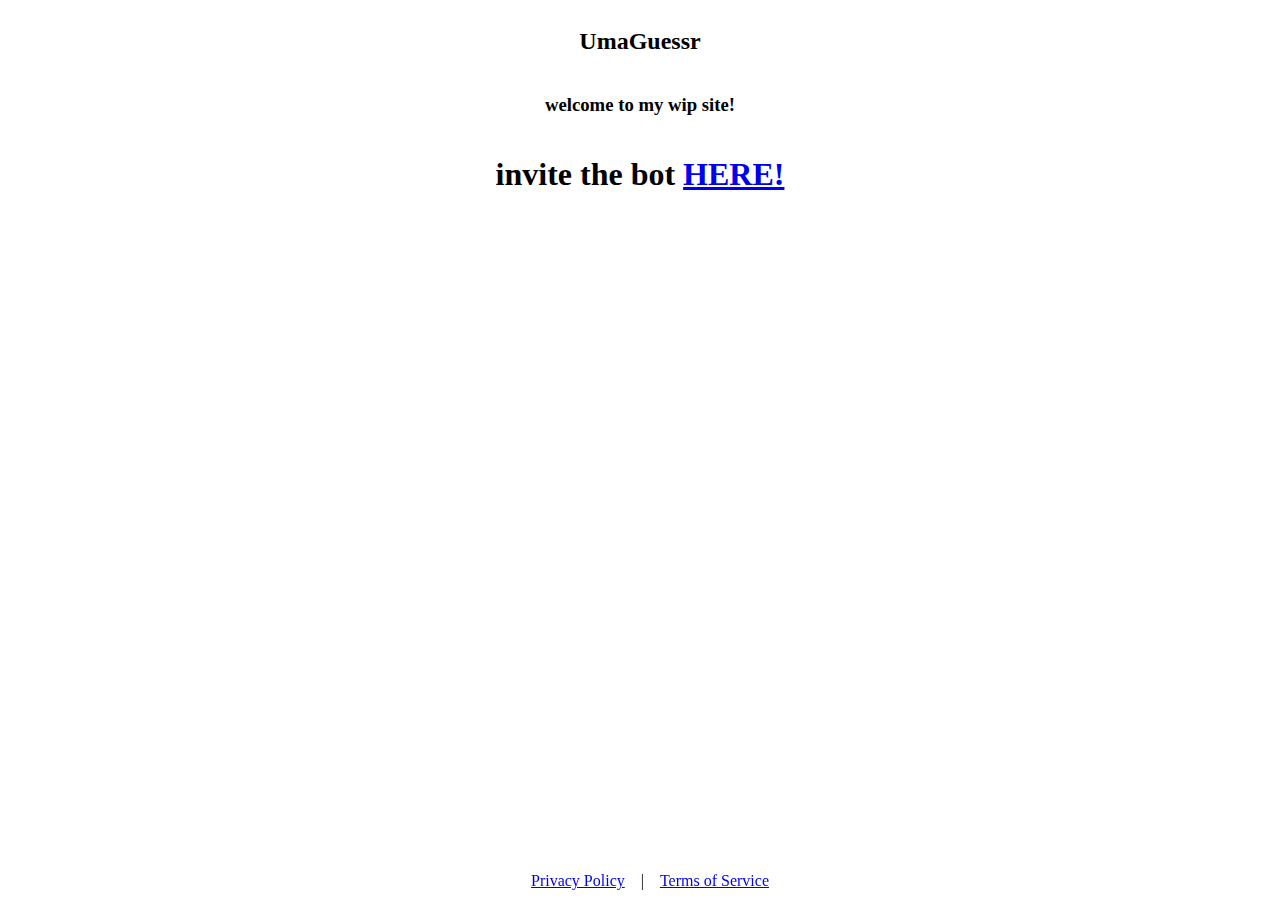
<file: index.html>
<!DOCTYPE html>
<html lang="en">
<head>
    <meta charset="UTF-8">
    <meta name="viewport" content="width=device-width, initial-scale=1.0">
    <title>UmaGuessr</title>
    <link rel="stylesheet" href="style.css">
</head>
<body>
    <div class="flex-container">
        <div>
            <h2>UmaGuessr</h2>
        </div>

        <div>
            <h3>welcome to my wip site!</h3>

        </div>
        <h1>invite the bot <a href="https://discord.com/oauth2/authorize?client_id=1400050839544008804&permissions=414464724032&integration_type=0&scope=bot" target="_blank">HERE!</a></h1>
    </div>

    <div class="footer">
        <div>
            <span><a href="./privacy_policy">Privacy Policy</a>&emsp;|&emsp;<a href="./terms_of_service">Terms of Service</a></span>
        </div>
    </div>
</body>
</html>
</file>
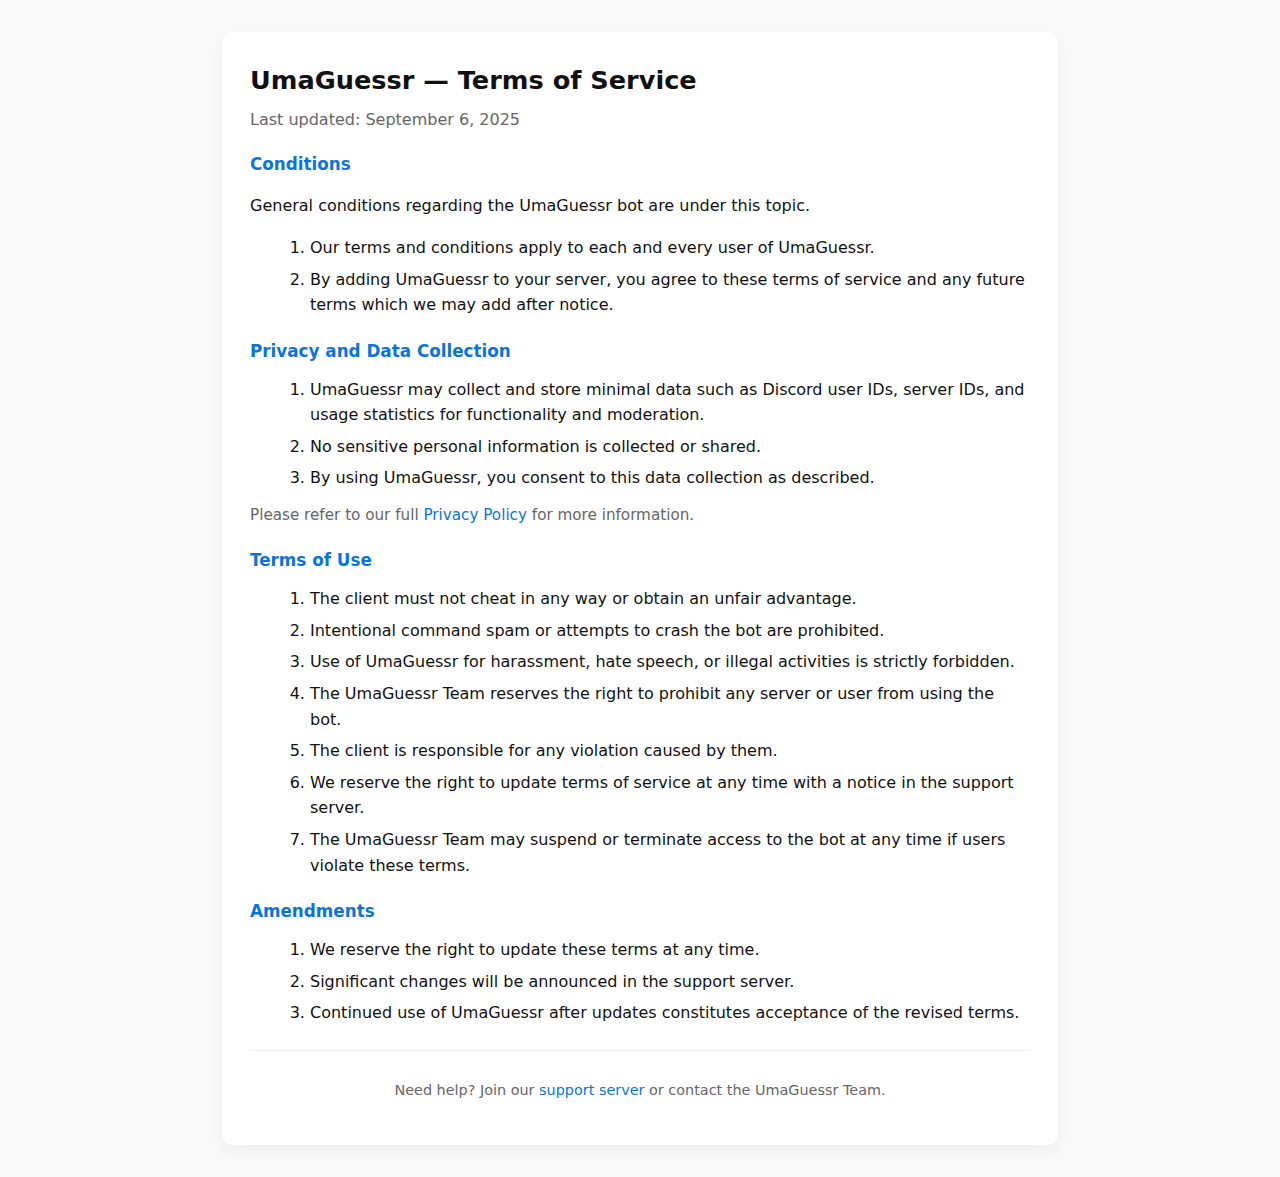
<file: terms_of_service/index.html>
<!doctype html>
<html lang="en">
<head>
  <meta charset="utf-8" />
  <meta name="viewport" content="width=device-width,initial-scale=1" />
  <title>UmaGuessr — Terms of Service</title>
  <style>
    /* Minimal, easy-to-customize styling */
    :root {
      --max-width: 780px;
      --accent: #0b74da;
      --muted: #666;
    }

    body {
      font-family: system-ui, -apple-system, "Segoe UI", Roboto, "Helvetica Neue", Arial;
      line-height: 1.6;
      margin: 0;
      padding: 32px;
      display: flex;
      justify-content: center;
      background: #fafafa;
      color: #111;
    }

    .container {
      width: 100%;
      max-width: var(--max-width);
      background: #fff;
      border-radius: 10px;
      box-shadow: 0 6px 20px rgba(0,0,0,0.06);
      padding: 28px;
    }

    header h1 {
      margin: 0 0 6px;
      font-size: 1.6rem;
    }

    header p {
      margin: 0 0 18px;
      color: var(--muted);
    }

    section + section {
      margin-top: 20px;
    }

    h2 {
      font-size: 1.05rem;
      margin: 12px 0;
      color: var(--accent);
    }

    ol {
      margin: 8px 0 0 1.25rem;
    }

    li {
      margin: 6px 0;
    }

    .note {
      margin-top: 12px;
      color: var(--muted);
      font-size: 0.95rem;
    }

    footer {
      margin-top: 24px;
      border-top: 1px solid #eee;
      padding-top: 14px;
      text-align: center;
      color: var(--muted);
      font-size: 0.9rem;
    }

    a {
      color: var(--accent);
      text-decoration: none;
    }

    a:hover { text-decoration: underline; }
  </style>
</head>
<body>
  <div class="container" role="main">
    <header>
      <h1>UmaGuessr — Terms of Service</h1>
      <p>Last updated: <time datetime="2025-09-06">September 6, 2025</time></p>
    </header>

    <section id="conditions">
      <h2>Conditions</h2>
      <p>General conditions regarding the UmaGuessr bot are under this topic.</p>
      <ol>
        <li>Our terms and conditions apply to each and every user of UmaGuessr.</li>
        <li>By adding UmaGuessr to your server, you agree to these terms of service and any future terms which we may add after notice.</li>
      </ol>
    </section>

    <section id="privacy">
      <h2>Privacy and Data Collection</h2>
      <ol>
        <li>UmaGuessr may collect and store minimal data such as Discord user IDs, server IDs, and usage statistics for functionality and moderation.</li>
        <li>No sensitive personal information is collected or shared.</li>
        <li>By using UmaGuessr, you consent to this data collection as described.</li>
      </ol>
      <p class="note">Please refer to our full <a href="/privacy_policy">Privacy Policy</a> for more information.</p>
    </section>

    <section id="terms-of-use">
      <h2>Terms of Use</h2>
      <ol>
        <li>The client must not cheat in any way or obtain an unfair advantage.</li>
        <li>Intentional command spam or attempts to crash the bot are prohibited.</li>
        <li>Use of UmaGuessr for harassment, hate speech, or illegal activities is strictly forbidden.</li>
        <li>The UmaGuessr Team reserves the right to prohibit any server or user from using the bot.</li>
        <li>The client is responsible for any violation caused by them.</li>
        <li>We reserve the right to update terms of service at any time with a notice in the support server.</li>
        <li>The UmaGuessr Team may suspend or terminate access to the bot at any time if users violate these terms.</li>
      </ol>
    </section>

    <section id="amendments">
      <h2>Amendments</h2>
      <ol>
        <li>We reserve the right to update these terms at any time.</li>
        <li>Significant changes will be announced in the support server.</li>
        <li>Continued use of UmaGuessr after updates constitutes acceptance of the revised terms.</li>
      </ol>
    </section>

    <footer>
      <p>Need help? Join our <a href="https://discord.gg/zrP5PUP3HK" aria-label="Support server">support server</a> or contact the UmaGuessr Team.</p>
    </footer>
  </div>
</body>
</html>
</file>
<file: style.css>
.flex-container {
    display: flex;
    flex-direction: column;  /* stack children vertically */
    justify-content: center; /* center along vertical axis */
    align-items: center;     /* center along horizontal axis */
}

.footer {
    position: fixed;
    bottom: 0;
    left: 0;
    width: 100%;
    text-align: center;
    padding: 10px;
}
</file>
